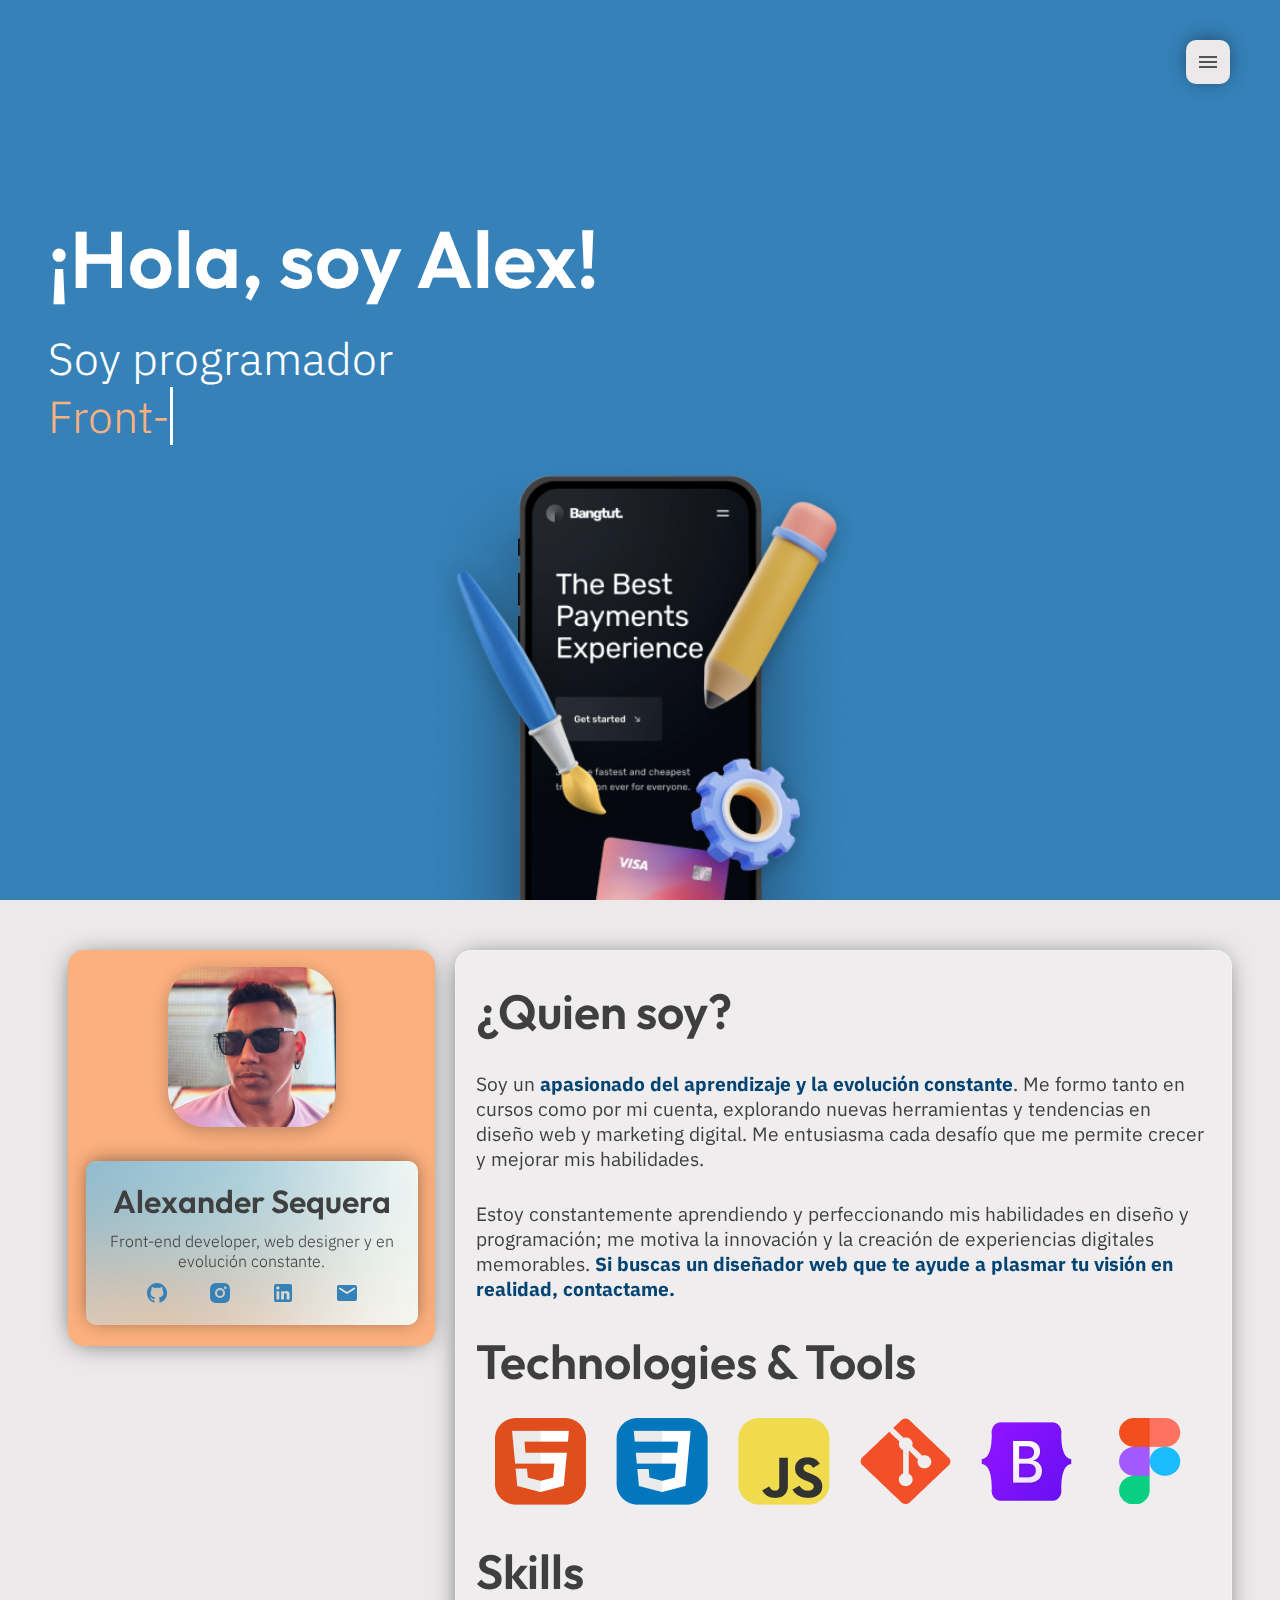
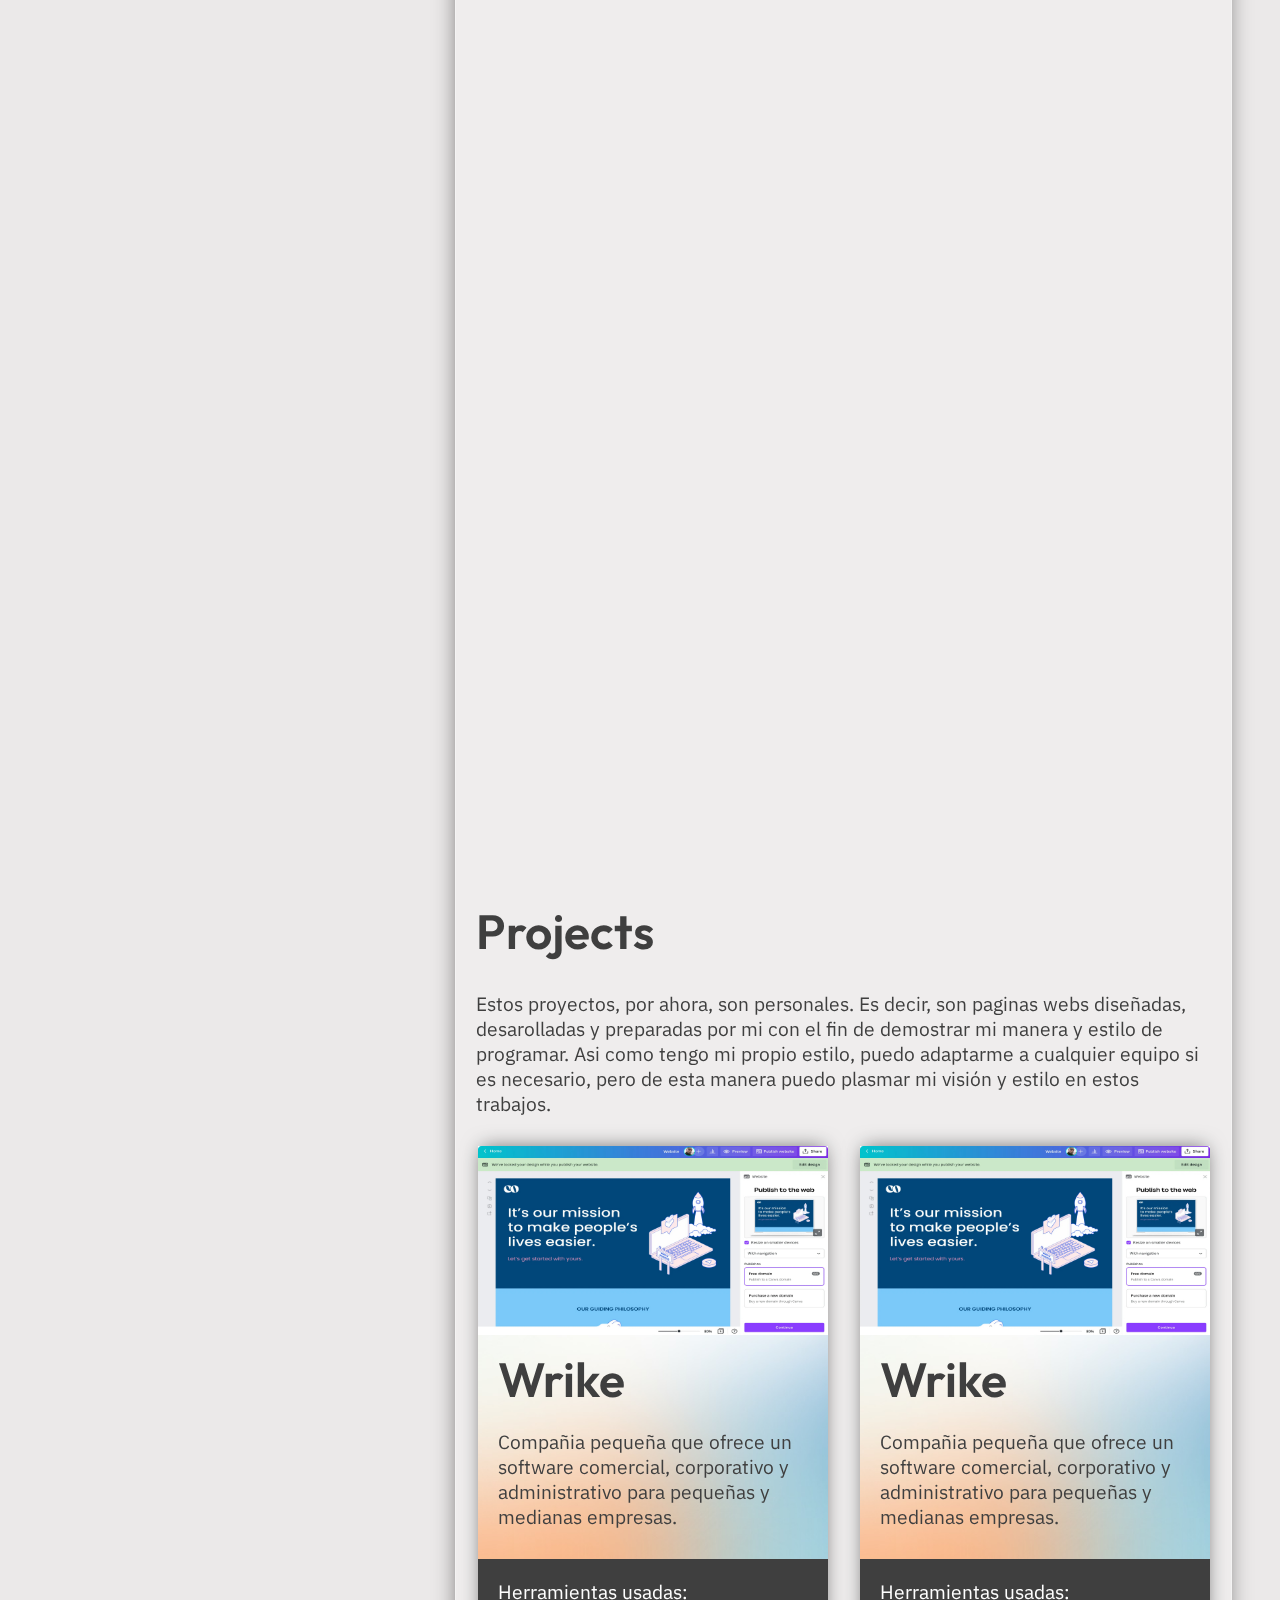
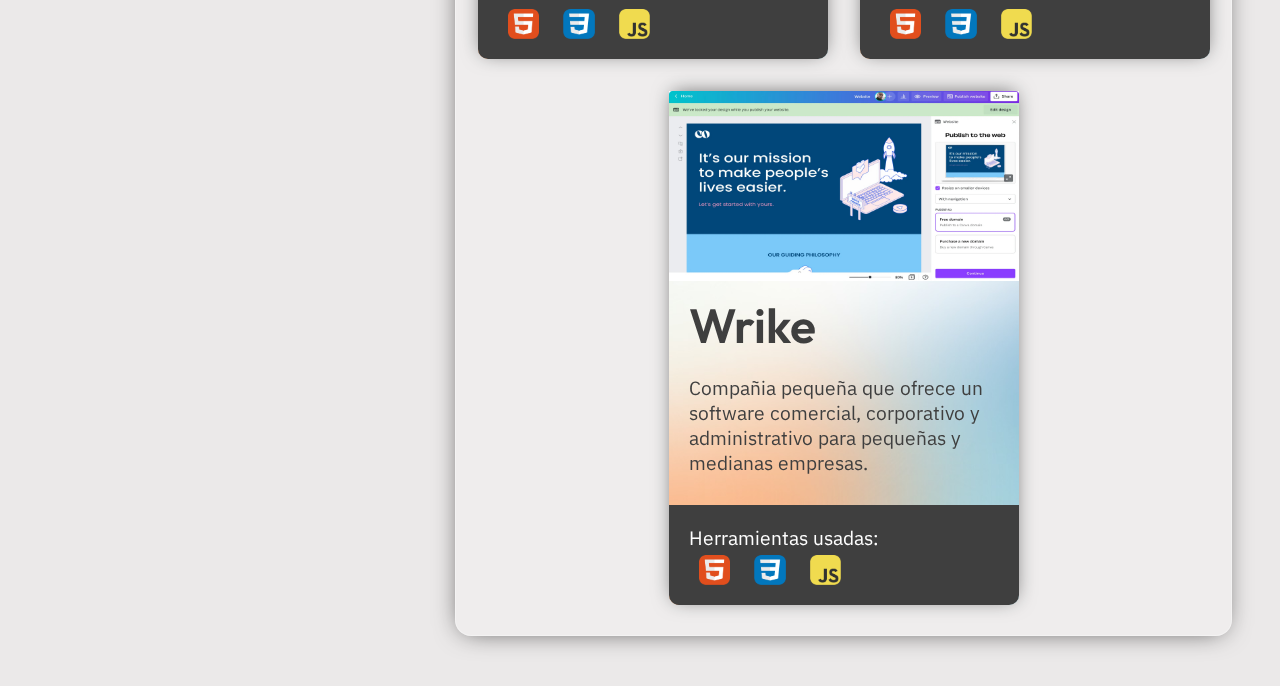
<file: index.html>
<!DOCTYPE html>
<html lang="en">

<head>
    <meta charset="UTF-8" />
    <meta name="viewport" content="width=device-width, initial-scale=1.0" />
    <link rel="stylesheet" href="./CSS/index.css" />
    <link rel="stylesheet" href="./CSS/layout.css" />
    <link rel="stylesheet" href="./CSS/fonts.css" />
    <link rel="stylesheet" href="./CSS/carousel.css" />
    <link rel="stylesheet" href="./CSS/mediaqueries.css" />
    <link href="https://unpkg.com/aos@2.3.1/dist/aos.css" rel="stylesheet">
    <link rel="preconnect" href="https://fonts.googleapis.com" />
    <link rel="preconnect" href="https://fonts.gstatic.com" crossorigin />
    <link href="https://fonts.googleapis.com/css2?family=Anuphan:wght@100..700&family=Outfit:wght@100..900&display=swap"
        rel="stylesheet" />
    <title>Alex - Web Designer</title>
</head>

<body>
    <!--Hero Section-->
    <section class="d_flex_c rel" id="heroSection">
        <!--Burger Button (Mobile)-->
        <div class="abs burgerButton">
            <div class="d_flex shadow">
                <svg xmlns="http://www.w3.org/2000/svg" width="24" height="24" viewBox="0 0 24 24">
                    <path fill="#535353" d="M3 18v-2h18v2zm0-5v-2h18v2zm0-5V6h18v2z" />
                </svg>
            </div>
        </div>
        <!--Hero Section-->
        <div class="flex1 d_flex_c flex_end" id="heroSection_1">
            <div class="d_flex_c flex_end mb_small px_container">
                <h1 class="title mb_big">¡Hola, soy Alex!</h1>
                <h3 class="subtitle hero_sub">
                    Soy programador
                    <span>
                        <p href="" class="typewrite" data-period="2000" data-type='[ "Front-end", "y diseñador Web"]'>
                            <span class="wrap orange_text"></span>
                        </p>
                    </span>
                </h3>
            </div>
        </div>
        <div class="flex1 d_flex_c flex_end overflow_h" id="heroSection_2">
            <img src="./IMG/PhoneHeroSection.png" alt="Foto ilustrativa de un telefono con elementos de diseño" />
        </div>
    </section>

    <!--Presentation & Info Section-->
    <section class="mt_big px_container" id="presInfoSection">
        <!--Presentation Card-->
        <div class="d_flex_c mb_big" id="presSection">
            <!--Imagen-->
            <div class="" id="presSection_sticky">
                <div class="d_flex">
                    <img class="m_center" src="./IMG/AlexPhoto.png" alt="Foto de Alexander Sequera" />
                </div>
                <!--Card-->
                <div class="mt_small d_flex_c justify_concent_center align_items_center">
                    <div class="backgroundImg text_align p_big bor_radius shadow d_flex_c align_items_center"
                        id="presentationSec_Info">
                        <p class="title presentation_name text">Alexander Sequera</p>
                        <p class="subtitle text mtb_small">
                            Front-end developer, web designer y en evolución constante.
                        </p>
                        <div class="d_flex justify_concent_evenly">
                            <svg xmlns="http://www.w3.org/2000/svg" width="24" height="24" viewBox="0 0 24 24">
                                <path fill="#3581B8"
                                    d="M12.001 2c-5.525 0-10 4.475-10 10a9.99 9.99 0 0 0 6.837 9.488c.5.087.688-.213.688-.476c0-.237-.013-1.024-.013-1.862c-2.512.463-3.162-.612-3.362-1.175c-.113-.288-.6-1.175-1.025-1.413c-.35-.187-.85-.65-.013-.662c.788-.013 1.35.725 1.538 1.025c.9 1.512 2.337 1.087 2.912.825c.088-.65.35-1.087.638-1.337c-2.225-.25-4.55-1.113-4.55-4.938c0-1.088.387-1.987 1.025-2.687c-.1-.25-.45-1.275.1-2.65c0 0 .837-.263 2.75 1.024a9.3 9.3 0 0 1 2.5-.337c.85 0 1.7.112 2.5.337c1.913-1.3 2.75-1.024 2.75-1.024c.55 1.375.2 2.4.1 2.65c.637.7 1.025 1.587 1.025 2.687c0 3.838-2.337 4.688-4.562 4.938c.362.312.675.912.675 1.85c0 1.337-.013 2.412-.013 2.75c0 .262.188.574.688.474A10.02 10.02 0 0 0 22 12c0-5.525-4.475-10-10-10" />
                            </svg>
                            <svg xmlns="http://www.w3.org/2000/svg" width="24" height="24" viewBox="0 0 24 24">
                                <path fill="#3581B8"
                                    d="M13.028 2c1.125.003 1.696.009 2.189.023l.194.007c.224.008.445.018.712.03c1.064.05 1.79.218 2.427.465c.66.254 1.216.598 1.772 1.153a4.9 4.9 0 0 1 1.153 1.772c.247.637.415 1.363.465 2.428c.012.266.022.487.03.712l.006.194c.015.492.021 1.063.023 2.188l.001.746v1.31a79 79 0 0 1-.023 2.188l-.006.194c-.008.225-.018.446-.03.712c-.05 1.065-.22 1.79-.466 2.428a4.9 4.9 0 0 1-1.153 1.772a4.9 4.9 0 0 1-1.772 1.153c-.637.247-1.363.415-2.427.465l-.712.03l-.194.006c-.493.014-1.064.021-2.189.023l-.746.001h-1.309a78 78 0 0 1-2.189-.023l-.194-.006a63 63 0 0 1-.712-.031c-1.064-.05-1.79-.218-2.428-.465a4.9 4.9 0 0 1-1.771-1.153a4.9 4.9 0 0 1-1.154-1.772c-.247-.637-.415-1.363-.465-2.428l-.03-.712l-.005-.194A79 79 0 0 1 2 13.028v-2.056a79 79 0 0 1 .022-2.188l.007-.194c.008-.225.018-.446.03-.712c.05-1.065.218-1.79.465-2.428A4.9 4.9 0 0 1 3.68 3.678a4.9 4.9 0 0 1 1.77-1.153c.638-.247 1.363-.415 2.428-.465c.266-.012.488-.022.712-.03l.194-.006a79 79 0 0 1 2.188-.023zM12 7a5 5 0 1 0 0 10a5 5 0 0 0 0-10m0 2a3 3 0 1 1 .001 6a3 3 0 0 1 0-6m5.25-3.5a1.25 1.25 0 0 0 0 2.5a1.25 1.25 0 0 0 0-2.5" />
                            </svg>
                            <svg xmlns="http://www.w3.org/2000/svg" width="24" height="24" viewBox="0 0 24 24">
                                <path fill="#3581B8"
                                    d="M19 3a2 2 0 0 1 2 2v14a2 2 0 0 1-2 2H5a2 2 0 0 1-2-2V5a2 2 0 0 1 2-2zm-.5 15.5v-5.3a3.26 3.26 0 0 0-3.26-3.26c-.85 0-1.84.52-2.32 1.3v-1.11h-2.79v8.37h2.79v-4.93c0-.77.62-1.4 1.39-1.4a1.4 1.4 0 0 1 1.4 1.4v4.93zM6.88 8.56a1.68 1.68 0 0 0 1.68-1.68c0-.93-.75-1.69-1.68-1.69a1.69 1.69 0 0 0-1.69 1.69c0 .93.76 1.68 1.69 1.68m1.39 9.94v-8.37H5.5v8.37z" />
                            </svg>
                            <svg xmlns="http://www.w3.org/2000/svg" width="24" height="24" viewBox="0 0 24 24">
                                <path fill="#3581B8"
                                    d="M20 4H4c-1.1 0-1.99.9-1.99 2L2 18c0 1.1.9 2 2 2h16c1.1 0 2-.9 2-2V6c0-1.1-.9-2-2-2m-.4 4.25l-7.07 4.42c-.32.2-.74.2-1.06 0L4.4 8.25a.85.85 0 1 1 .9-1.44L12 11l6.7-4.19a.85.85 0 1 1 .9 1.44" />
                            </svg>
                        </div>
                    </div>
                </div>
            </div>
        </div>
        <!--Info Section-->
        <div class="" id="infoSection">
            <!--Quien soy-->
            <div class="mtb_big">
                <h3 class="title text section_titles">¿Quien soy?</h3>
                <div class="mt_big">
                    <p class="subtitle text section_text">
                        Soy un
                        <span class="bold_blue">apasionado del aprendizaje y la evolución constante</span>. Me formo
                        tanto en cursos como por mi cuenta, explorando nuevas
                        herramientas y tendencias en diseño web y marketing digital. Me
                        entusiasma cada desafío que me permite crecer y mejorar mis
                        habilidades.
                    </p>
                    <p class="subtitle text section_text mt_big">
                        Estoy constantemente aprendiendo y perfeccionando mis habilidades en diseño y programación; me motiva la innovación y la creación de experiencias digitales memorables. <span class="bold_blue">Si buscas un diseñador web que te ayude a plasmar tu visión en realidad, contactame.</span>
                    </p>
                </div>
            </div>

            <!--Technologies & Tools-->
            <div class="mtb_big">
                <h3 class="title text section_titles mb_big">Technologies & Tools</h3>
                <div class="carousel-container" id="carousel">
                    <div class="carousel-track m_center">
                        <img src="./IMG/html.png" alt="Logo de HTML" />
                        <img src="./IMG/css.png" alt="Logo de CSS" />
                        <img src="./IMG/javascript.png" alt="Logo de Javascript" />
                        <img src="./IMG/github.png" alt="Logo de GitHub" />
                        <img src="./IMG/boostrap.png" alt="Logo de Boostrap" />
                        <img src="./IMG/figma.png" alt="Logo de Figma" />
                    </div>
                </div>
            </div>

            <!--Skills-->
            <div class="mtb_big">
                <h3 class="title text section_titles mb_big">Skills</h3>
                <div class="d_flex justify_concent_center align_items_center flex_wrap" id="skillCarsContainer">
                    <div class="shadow m_medium p_big" id="skillsCards" data-aos="fade-down">
                        <div class="mx_center">
                            <img src="./IMG/webDevelopment.png" alt="">
                        </div>
                        <div class="mt_medium">
                            <p class="subtitle text text_align section_text">Me especializo en proveer servicios web funcionales tales como creación y desarollo personalizado de paginas web, soluciones e-commerce, etc. También, optimización y perfomance, como SEO.</p>
                        </div>
                    </div>
                    <div class="shadow m_medium p_big" id="skillsCards" data-aos="fade-up">
                        <div class="mx_center">
                            <img src="./IMG/designUXUIX.png" alt="">
                        </div>
                        <div class="mt_medium">
                            <p class="subtitle text text_align section_text">Diseño de paginas intuitivas, accesibles, responsivas y de calidad. Entendimiento en su composición para crear interfaces atractivas.</p>
                        </div>
                    </div>
                    <div class="shadow m_medium p_big" id="skillsCards" data-aos="fade-down">
                        <div class="mx_center">
                            <img src="./IMG/tools.png" alt="">
                        </div>
                        <div class="mt_medium">
                            <p class="subtitle text text_align section_text">Conocimientos en tools de desarollo y diseño front-end, tales como lenguajes, frameworks y librerias, que permitan la creación de paginas web atractivas, responsivas e interactivas. También, control y manejo de versiones.</p>
                            <p></p>
                        </div>
                    </div>
                </div>
            </div>

            <!--Projects-->
            <div class="mtb_big">
                <h3 class="title text section_titles mb_big">Projects</h3>
                <div class="mtb_big">
                    <p class="subtitle text section_text">Estos proyectos, por ahora, son personales. Es decir, son paginas webs diseñadas, desarolladas y preparadas por mi con el fin de demostrar mi manera y estilo de programar. Asi como tengo mi propio estilo, puedo adaptarme a cualquier equipo si es necesario, pero de esta manera puedo plasmar mi visión y estilo en estos trabajos.</p>
                </div>
                <div class="d_flex mtb_big flex_wrap" id="projectsContainer"> 
                    <div class="d_flex_c backgroundImg width_full shadow" id="projectsCards">
                        <div class="flex1">
                            <img class="width_full" src="./IMG/WebSolutionsProject.jpg" alt="">
                        </div>
                        <div class="flex2 mtb_small px_big">
                            <h4 class="title text section_titles mb_big">Wrike</h4>
                            <p class="subtitle text section_text mb_medium">Compañia pequeña que ofrece un software comercial, corporativo y administrativo para pequeñas y medianas empresas.</p>
                        </div>
                        <div class="flex1 p_big mt_medium">
                            <p class="subtitle section_text mb_small">Herramientas usadas:</p>
                            <div>
                                <img src="./IMG/html.png" alt="Logo de HTML" />
                                <img src="./IMG/css.png" alt="Logo de CSS" />
                                <img src="./IMG/javascript.png" alt="Logo de Javascript" />
                            </div>
                        </div>
                    </div>
                    <div class="d_flex_c backgroundImg width_full shadow" id="projectsCards">
                        <div class="flex1">
                            <img class="width_full" src="./IMG/WebSolutionsProject.jpg" alt="">
                        </div>
                        <div class="flex2 mtb_small px_big">
                            <h4 class="title text section_titles mb_big">Wrike</h4>
                            <p class="subtitle text section_text mb_medium">Compañia pequeña que ofrece un software comercial, corporativo y administrativo para pequeñas y medianas empresas.</p>
                        </div>
                        <div class="flex1 p_big mt_medium">
                            <p class="subtitle section_text mb_small">Herramientas usadas:</p>
                            <div>
                                <img src="./IMG/html.png" alt="Logo de HTML" />
                                <img src="./IMG/css.png" alt="Logo de CSS" />
                                <img src="./IMG/javascript.png" alt="Logo de Javascript" />
                            </div>
                        </div>
                    </div>
                    <div class="d_flex_c backgroundImg width_full shadow" id="projectsCards">
                        <div class="flex1">
                            <img class="width_full" src="./IMG/WebSolutionsProject.jpg" alt="">
                        </div>
                        <div class="flex2 mtb_small px_big">
                            <h4 class="title text section_titles mb_big">Wrike</h4>
                            <p class="subtitle text section_text mb_medium">Compañia pequeña que ofrece un software comercial, corporativo y administrativo para pequeñas y medianas empresas.</p>
                        </div>
                        <div class="flex1 p_big mt_medium">
                            <p class="subtitle section_text mb_small">Herramientas usadas:</p>
                            <div>
                                <img src="./IMG/html.png" alt="Logo de HTML" />
                                <img src="./IMG/css.png" alt="Logo de CSS" />
                                <img src="./IMG/javascript.png" alt="Logo de Javascript" />
                            </div>
                        </div>
                    </div>
                </div>
            </div>
        </div>
    </section>

    <script src="./JS/carousel.js"></script>
    <script src="./JS/typingEffect.js"></script>
    <script src="https://unpkg.com/aos@2.3.1/dist/aos.js"></script>
    <script>
        AOS.init();
      </script>
</body>

</html>
</file>
<file: CSS/index.css>
* {
    margin: 0px;
    padding: 0px;
}

body {
    background-color: #EBE9E9;
}

/* HERO SECTION */

#heroSection {
    background-color: #3581B8;
    height: 100vh;
    max-height: 956px;
}

#heroSection_2 img {
    max-height: 100%; /* Limita la imagen a la altura del div */
    max-width: 100%; /* Evita que la imagen se deforme */
    object-fit: contain; /* Ajusta la imagen dentro del div */
}

/* INFO SECTION */
.presInfoSection {
    display: flex;
    flex-direction: column;
}

#presentationSec_Info {
    background-image: url(../IMG/presSectInfo.png);
    max-width: 500px;
    min-width: 330px;
}

#presentationSec_Info div {
    max-width: 300px;
    width: 100%;
}

#infoSection {
    transition: background-color 2s ease;
}

/* SKILL CARDS */
#skillCarsContainer {
    flex-direction: column;
}

#skillsCards {
    background-color: #FCB07E;
    border-radius: 10px;
    display: flex;
    flex-direction: column;
    max-width: 500px;
}

#skillCards div:nth-of-type(1) {
    flex: 1;
}

#skillCards div:nth-of-type(2) {
    flex: 2;
}

/* PROJECTS CARDS */
#projectsContainer {
    flex-direction: column;
    align-items: center;
    gap: 2em;
    transition: min-width 1s ease-in, max-width 1s ease-in;
}

#projectsCards {
    background-image: url(../IMG/projectsCardsBack.jpg);
    max-width: 400px;
    border-radius: 0px 0px 10px 10px;
    cursor: pointer;
    transition: transform 0.2s ease-in;
}

#projectsCards:hover {
    transform: translateY(-10px);
}

#projectsCards div:nth-of-type(3) {
    background-color: #3F3F3F;
    border-radius: 0px 0px 10px 10px;
}

#projectsCards div:nth-of-type(3) div:last-of-type {
    height: 30px;
}

#projectsCards div:nth-of-type(3) div:last-of-type img {
    height: 100%;
    margin: 0px 10px;
}

.orange_text {

}

/* TYPING EFFECT */
.typewriter {
    overflow: hidden; /* Ensures the content is not revealed until the animation */
    border-right: .15em solid orange; /* The typwriter cursor */
    white-space: nowrap; /* Keeps the content on a single line */
    margin: 0 auto; /* Gives that scrolling effect as the typing happens */
    letter-spacing: .15em; /* Adjust as needed */
    animation: 
      typing 3.5s steps(40, end),
      blink-caret .75s step-end infinite;
  }
  
  /* The typing effect */
  @keyframes typing {
    from { width: 0 }
    to { width: 100% }
  }
  
  /* The typewriter cursor effect */
  @keyframes blink-caret {
    from, to { border-color: transparent }
    50% { border-color: orange; }
  }

  /* BURGER BUTTON */
  .burgerButton {
    right: 50px;
    top: 50px;
  }

  .burgerButton div {
    background-color: #EBE9E9;
    padding: 10px;
    border-radius: 10px;
    position: fixed;
    top: 40px;
    right: 50px;
    z-index: 1;
  }

  /* SHADOW */
  .shadow {
    box-shadow: 0px -2px 20px -4px rgba(0,0,0,0.58);
    -webkit-box-shadow: 0px -2px 20px -4px rgba(0,0,0,0.58);
    -moz-box-shadow: 0px -2px 20px -4px rgba(0,0,0,0.58);
  }


  /* BORDER RADIUS */
  .bor_radius {
    border-radius: 10px;
  }
</file>
<file: CSS/layout.css>
/* FLEX */
.d_flex {
    display: flex;
}

.d_flex_c {
    display: flex;
    flex-direction: column;
}

.flex_end {
    justify-content: flex-end;
}

.justify_concent_center {
    justify-content: center;
}

.align_items_center {
    align-items: center;
}

.justify_concent_between {
    justify-content: space-between;
}

.justify_concent_evenly {
    justify-content: space-evenly;
}

.flex_wrap {
    flex-wrap: wrap;
}

/* MODEL */
.flex1 {
    flex: 1;
}

.flex2 {
    flex: 2;
}

.flex3 {
    flex: 3;
}

/* DETAILS */
.hidden {
    display: none;
}

/* MARGIN */
.m_center {
    margin: auto;
}

.mx_center {
    margin: 0px auto;
}

.m_medium {
    margin: 15px;
}

.mt_small {
    margin-top: 10px;
}

.mt_medium {
    margin-top: 20px;
}

.mt_big {
    margin-top: 30px;
}

.mb_small {
    margin-bottom: 5px;
}

.mb_big {
    margin-bottom: 20px;
}

.mtb_small {
    margin: 10px 0px;
}

.mtb_medium {
    margin: 20px 0px;
}

.mtb_big {
    margin: 30px 0px;
}

/* PADDING */
.px_container {
    padding: 0px 3em
}

.p_small {
    padding: 20px;
}

.p_big {
    padding: 20px;
}

.px_big {
    padding: 0px 20px;
}

/* POSITION */
.rel {
    position: relative;
}

.abs {
    position: absolute;
}

/* IMAGE */
.backgroundImg {
    background-position: center;
    background-repeat: no-repeat;
    background-size: cover;
}

/* OVERFLOW */
.overflow_h {
    overflow: hidden;
}

/* GLOBAL PADDING */

/* WIDTH */
.width_full {
    width: 100%;
}
</file>
<file: CSS/fonts.css>
.title {
    font-family: "Outfit", serif;
    font-optical-sizing: auto;
    font-weight: 600;
    font-style: normal;
    color: white;
}

h1 {
    font-size: 5em;
}

h3 {
    color: #3F3F3F;
}

.subtitle {
  font-family: "Anuphan", serif;
  font-optical-sizing: auto;
  font-weight: 300;
  font-style: normal;
  color: white;
}

.hero_sub {
    font-size: 2.8em;
}

.orange_text {
    color: #FCB07E;
}

.text_align {
    text-align: center;
}

.presentation_name {
    font-size: 2em;
}

.section_titles {
    font-size: 3em;
}

.section_text {
    font-size: 1.2em;
    font-weight: 400;
}

.text {
    color: #3F3F3F;
}

.bold_blue {
    font-weight: bold;
    color: #034473;
}
</file>
<file: CSS/carousel.css>
.carousel-container {
    width: 100%;
    overflow-x: auto; 
    scroll-behavior: smooth;
    white-space: nowrap;
    display: flex;
    scrollbar-width: none; 
    border-radius: 10px;
    position: relative;
}

.carousel-container::-webkit-scrollbar {
    display: none; 
}

.carousel-track {
    display: flex;
    gap: 10px; 
    transition: transform 0.5s ease-in-out;
}

.carousel-track img {
    object-fit: contain;
    border-radius: 10px;
    scroll-snap-align: start;
    margin: 0px 10px;
}
</file>
<file: CSS/mediaqueries.css>
@media (min-width: 800px) {
    #skillCarsContainer {
        flex-direction: row;
        align-items: stretch;
    }

    #skillsCards {
        max-width: 250px;
    }
}

@media (min-width: 940px) {

    #projectsContainer {
        flex-direction: row;
        justify-content: center;
        align-items: stretch;
    }

    #projectsCards {
        max-width: 350px; /* Si deseas mantener un límite superior */
        width: auto; /* Permite que min-width y max-width funcionen correctamente */
    }

    /* INFO SECTION */

    #infoSection {
        border: 1px solid black;
        border-radius: 10px;
        padding: 0px 20px;
        background: rgba(255, 255, 255, 0.2);
        border-radius: 16px;
        box-shadow: 0 4px 30px rgba(0, 0, 0, 0.1);
        backdrop-filter: blur(5px);
        -webkit-backdrop-filter: blur(5px);
        border: 1px solid rgba(255, 255, 255, 0.3);
        box-shadow: -1px 2px 27px -8px rgba(0,0,0,0.75);
        -webkit-box-shadow: -1px 2px 27px -8px rgba(0,0,0,0.75);
        -moz-box-shadow: -1px 2px 27px -8px rgba(0,0,0,0.75);
    }
  }

  @media (min-width: 1260px) {
    /* Presentation & Info Section */
    #presInfoSection {
        flex-direction: row;
        display: flex;
        max-width: 1400px;
        margin: 50px auto;
    }

    #presSection {
        flex: 1;
        padding: 0px 20px;
    }

    #presSection_sticky {
        position: sticky;
        top: 50px;
        background: rgba(252, 176, 126, 1);
        border-radius: 16px;
        box-shadow: 0 4px 30px rgba(0, 0, 0, 0.1);
        backdrop-filter: blur(5px);
        -webkit-backdrop-filter: blur(5px);
        border: 1px solid rgba(252, 176, 126, 0.3);
        padding-bottom: 20px;
        box-shadow: -1px 2px 27px -8px rgba(0,0,0,0.75);
        -webkit-box-shadow: -1px 2px 27px -8px rgba(0,0,0,0.75);
        -moz-box-shadow: -1px 2px 27px -8px rgba(0,0,0,0.75);
    }
    
    #infoSection {
        flex: 2;
    }

    #presentationSec_Info {
        max-width: 80%;
        min-width: 80%;
    }
    
  }

  @media (min-width: 1350px) {
    #skillsCards {
        flex: 1;
    }

    #projectsCards {
        flex: 1;
    }
    
  }
</file>
